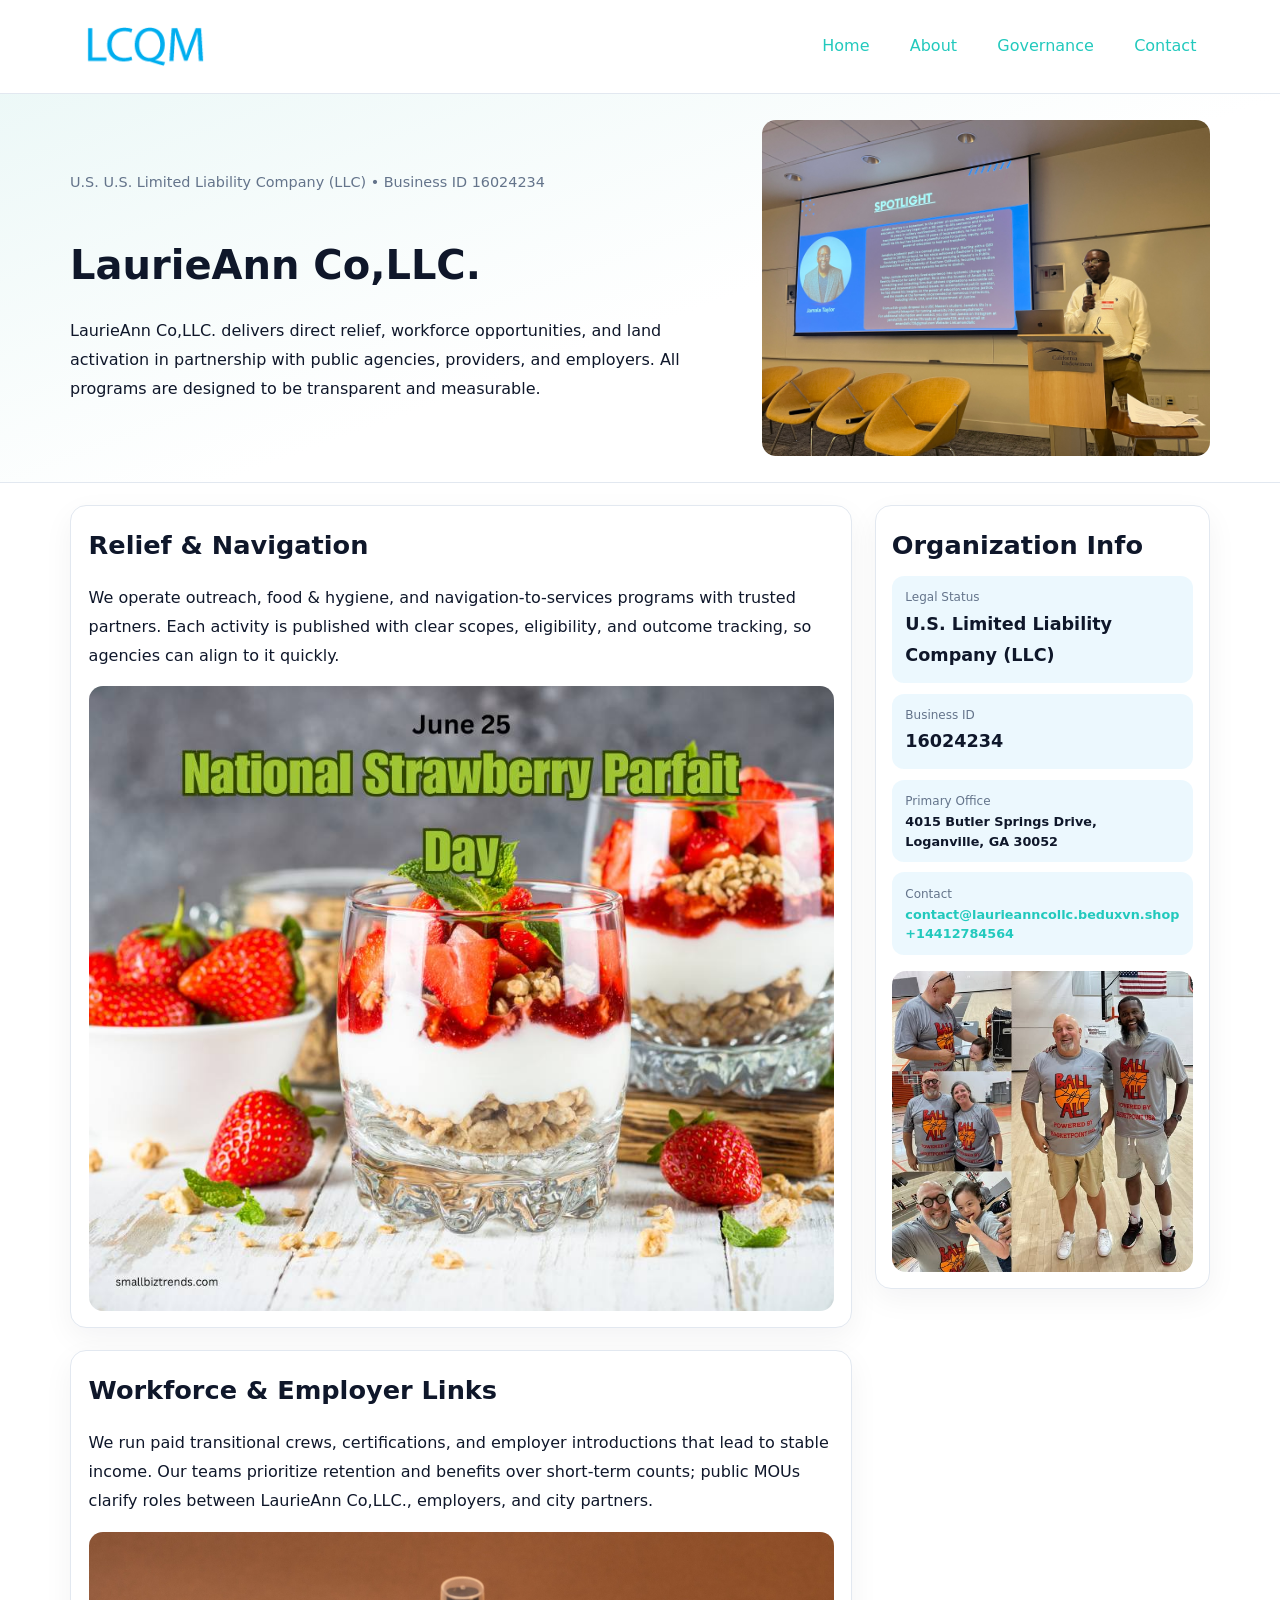
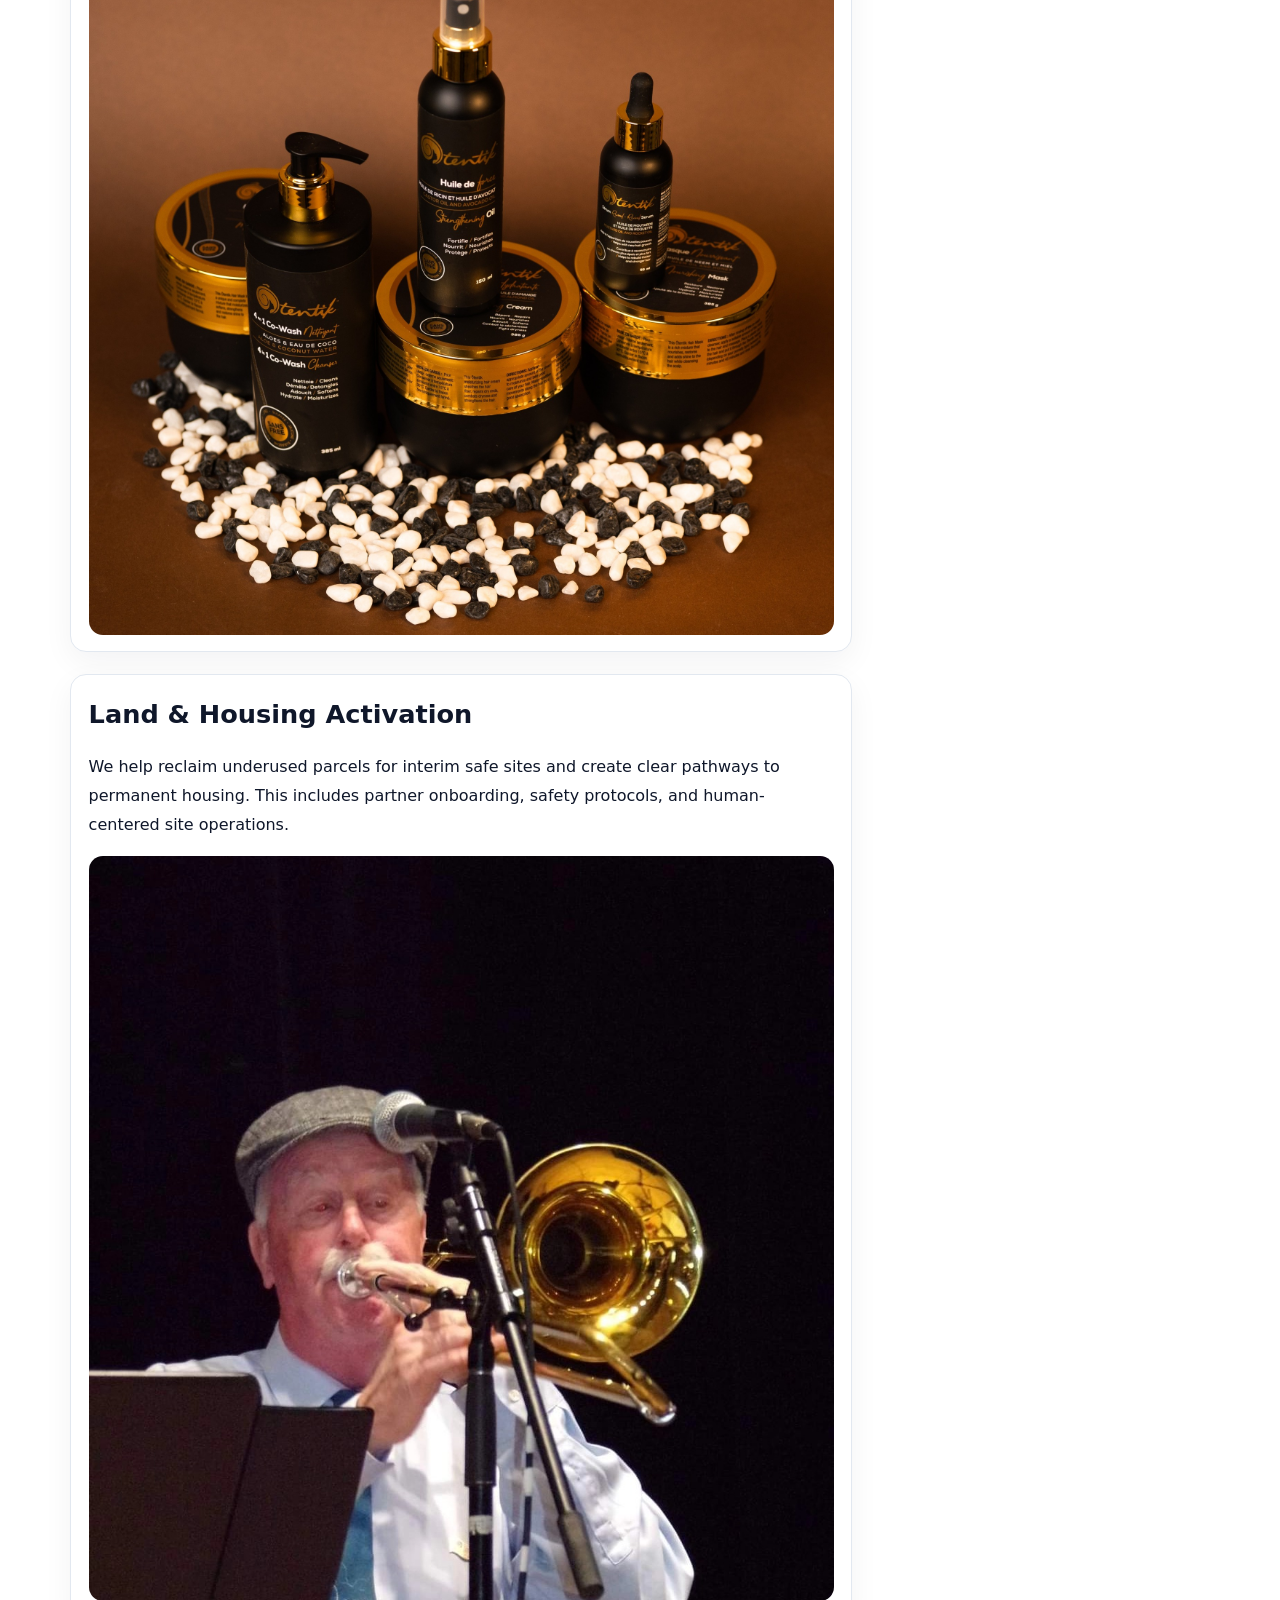
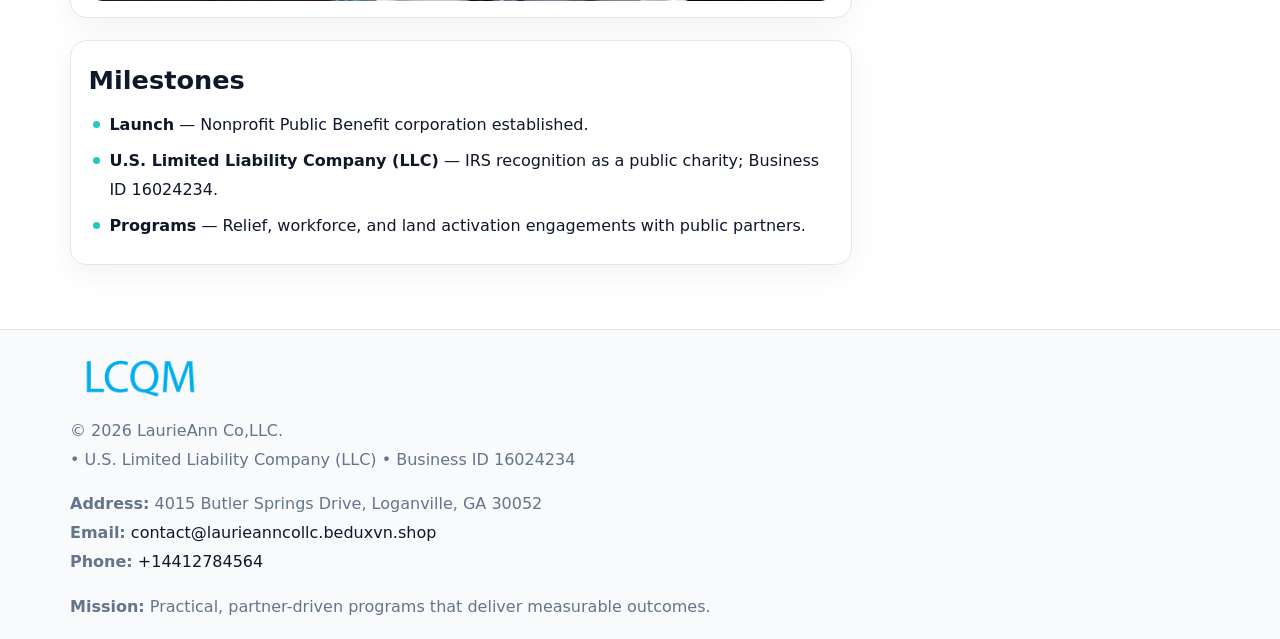
<file: index.html>
<!doctype html><html lang="en"><head>
<meta charset="utf-8">
<meta name="viewport" content="width=device-width,initial-scale=1">
<title>LaurieAnn Co,LLC. – Nonprofit • 2025</title>
<link rel="stylesheet" href="assets/styles.css">
<link rel="icon" href="images/logo.png">
<meta name="data-ein" content="16024234">
<meta name="data-name" content="LaurieAnn Co,LLC.">
<meta name="data-email" content="contact@laurieanncollc.beduxvn.shop">
<meta name="data-phone" content="+14412784564">
<meta name="data-address" content="4015 Butler Springs Drive, Loganville, GA 30052">
<meta name="data-map" content="4015+Butler+Springs+Drive,+Loganville,+GA+30052">
  <meta name="description" content="We are a 501(c)(3) organization advancing community services, education, and direct relief through transparent programs, local partnerships, and measurable outcomes.">
</head><body>
<div style="position:absolute;left:-9999px;top:-9999px;opacity:0" data-uniq="{{UNIQUE_BLOB}}">
  <span>We are a 501(c)(3) organization advancing community services, education, and direct relief through transparent programs, local partnerships, and measurable outcomes.</span><svg width="12" height="12" viewBox="0 0 12 12" xmlns="http://www.w3.org/2000/svg"><circle cx="6" cy="6" r="5" fill="#2563eb"/></svg><img src="images/hero.jpg" width="1" height="1" alt="" loading="lazy"/>
</div>

<header>
  <div class="topnav">
    <a href="index.html"><img src="images/logo.png" alt="LaurieAnn Co,LLC." style="width:150px"></a>
    <nav>
      <a class="active" href="index.html">Home</a>
      <a href="about.html">About</a>
      <a href="governance.html">Governance</a>
      <a href="contact.html">Contact</a>
    </nav>
  </div>
</header>

<section class="c72e2796a66">
  <div class="hero-wrap">
    <div>
      <p class="subtle">U.S. U.S. Limited Liability Company (LLC) • Business ID 16024234</p>
      <h1>LaurieAnn Co,LLC.</h1>
      <p class="cfb9a41e93f">LaurieAnn Co,LLC. delivers direct relief, workforce opportunities, and land activation in partnership with public agencies, providers, and employers. All programs are designed to be transparent and measurable.</p>
    </div>
    <img src="images/hero.jpg" alt="Program photo">
  </div>
</section>

<div class="page">
  <main>
    <section class="section panel">
      <h2>Relief & Navigation</h2>
      <p>We operate outreach, food & hygiene, and navigation-to-services programs with trusted partners. Each activity is published with clear scopes, eligibility, and outcome tracking, so agencies can align to it quickly.</p>
      <img src="images/relief.jpg" alt="" style="margin-top:1rem">
    </section>

    <section class="section panel">
      <h2>Workforce & Employer Links</h2>
      <p>We run paid transitional crews, certifications, and employer introductions that lead to stable income. Our teams prioritize retention and benefits over short-term counts; public MOUs clarify roles between LaurieAnn Co,LLC., employers, and city partners.</p>
      <img src="images/jobs.jpg" alt="" style="margin-top:1rem">
    </section>

    <section class="section panel">
      <h2>Land & Housing Activation</h2>
      <p>We help reclaim underused parcels for interim safe sites and create clear pathways to permanent housing. This includes partner onboarding, safety protocols, and human-centered site operations.</p>
      <img src="images/land.jpg" alt="" style="margin-top:1rem">
    </section>

    <section class="section panel">
      <h2>Milestones</h2>
      <ul class="timeline">
        <li><strong>Launch</strong> — Nonprofit Public Benefit corporation established.</li>
        <li><strong>U.S. Limited Liability Company (LLC)</strong> — IRS recognition as a public charity; Business ID 16024234.</li>
        <li><strong>Programs</strong> — Relief, workforce, and land activation engagements with public partners.</li>
      </ul>
    </section>
  </main>

  <aside>
    <div class="sidebox">
      <h2>Organization Info</h2>
      <div class="metric">
        <div class="label">Legal Status</div>
        <div class="value">U.S. Limited Liability Company (LLC)</div>
      </div>
      <div class="metric">
        <div class="label">Business ID</div>
        <div class="value">16024234</div>
      </div>
      <div class="metric">
        <div class="label">Primary Office</div>
        <div class="value" style="font-size:.8rem;line-height:1.5">4015 Butler Springs Drive, Loganville, GA 30052</div>
      </div>
      <div class="metric">
        <div class="label">Contact</div>
        <div class="value" style="font-size:.8rem;line-height:1.5">
          <a href="mailto:contact@laurieanncollc.beduxvn.shop">contact@laurieanncollc.beduxvn.shop</a><br>
          <a href="tel:+14412784564">+14412784564</a>
        </div>
      </div>
      <img src="images/community.jpg" alt="" style="margin-top:1rem">
    </div>
  </aside>
</div>

<footer>
  <div class="footer-wrap">
    <div class="footer-grid">
      <div class="footer-col">
        <img src="images/logo.png" alt="" style="width:140px;margin-bottom:.4rem">
        <div class="small">© <span id="year"></span> LaurieAnn Co,LLC.</div>
        <div class="small"> • U.S. Limited Liability Company (LLC) • Business ID 16024234</div>
      </div>
      <div class="footer-col">
        <div class="small"><strong>Address:</strong> 4015 Butler Springs Drive, Loganville, GA 30052</div>
        <div class="small"><strong>Email:</strong> <a href="mailto:contact@laurieanncollc.beduxvn.shop">contact@laurieanncollc.beduxvn.shop</a></div>
        <div class="small"><strong>Phone:</strong> <a href="tel:+14412784564">+14412784564</a></div>
      </div>
      <div class="footer-col">
        <div class="small"><strong>Mission:</strong> Practical, partner-driven programs that deliver measurable outcomes.</div>
      </div>
    </div>
  </div>
</footer>

<script>
(function(){
  function m(n){const e=document.querySelector('meta[name="'+n+'"]');return e?e.content:'';}
  function h(s){let x=2166136261>>>0;for(let i=0;i<s.length;i++){x^=s.charCodeAt(i);x=(x*16777619)>>>0;}return x>>>0;}
  const key = h((m('data-ein') || m('data-name') || '0').replace(/\s+/g,''));
  const H = key % 360, S = 55 + (key % 20), L = 46;
  const r = document.documentElement;
  r.style.setProperty('--brand', `hsl(${H} ${S}% ${L}%)`);
  r.style.setProperty('--brand-ink', `hsl(${H} ${Math.min(95,S+10)}% ${Math.max(20,L-18)}%)`);
  r.style.setProperty('--soft', `hsl(${H} ${Math.max(40,S-25)}% 95%)`);
  const y = document.getElementById('year'); if (y) y.textContent = new Date().getFullYear();
})();
</script>
</body></html>
</file>
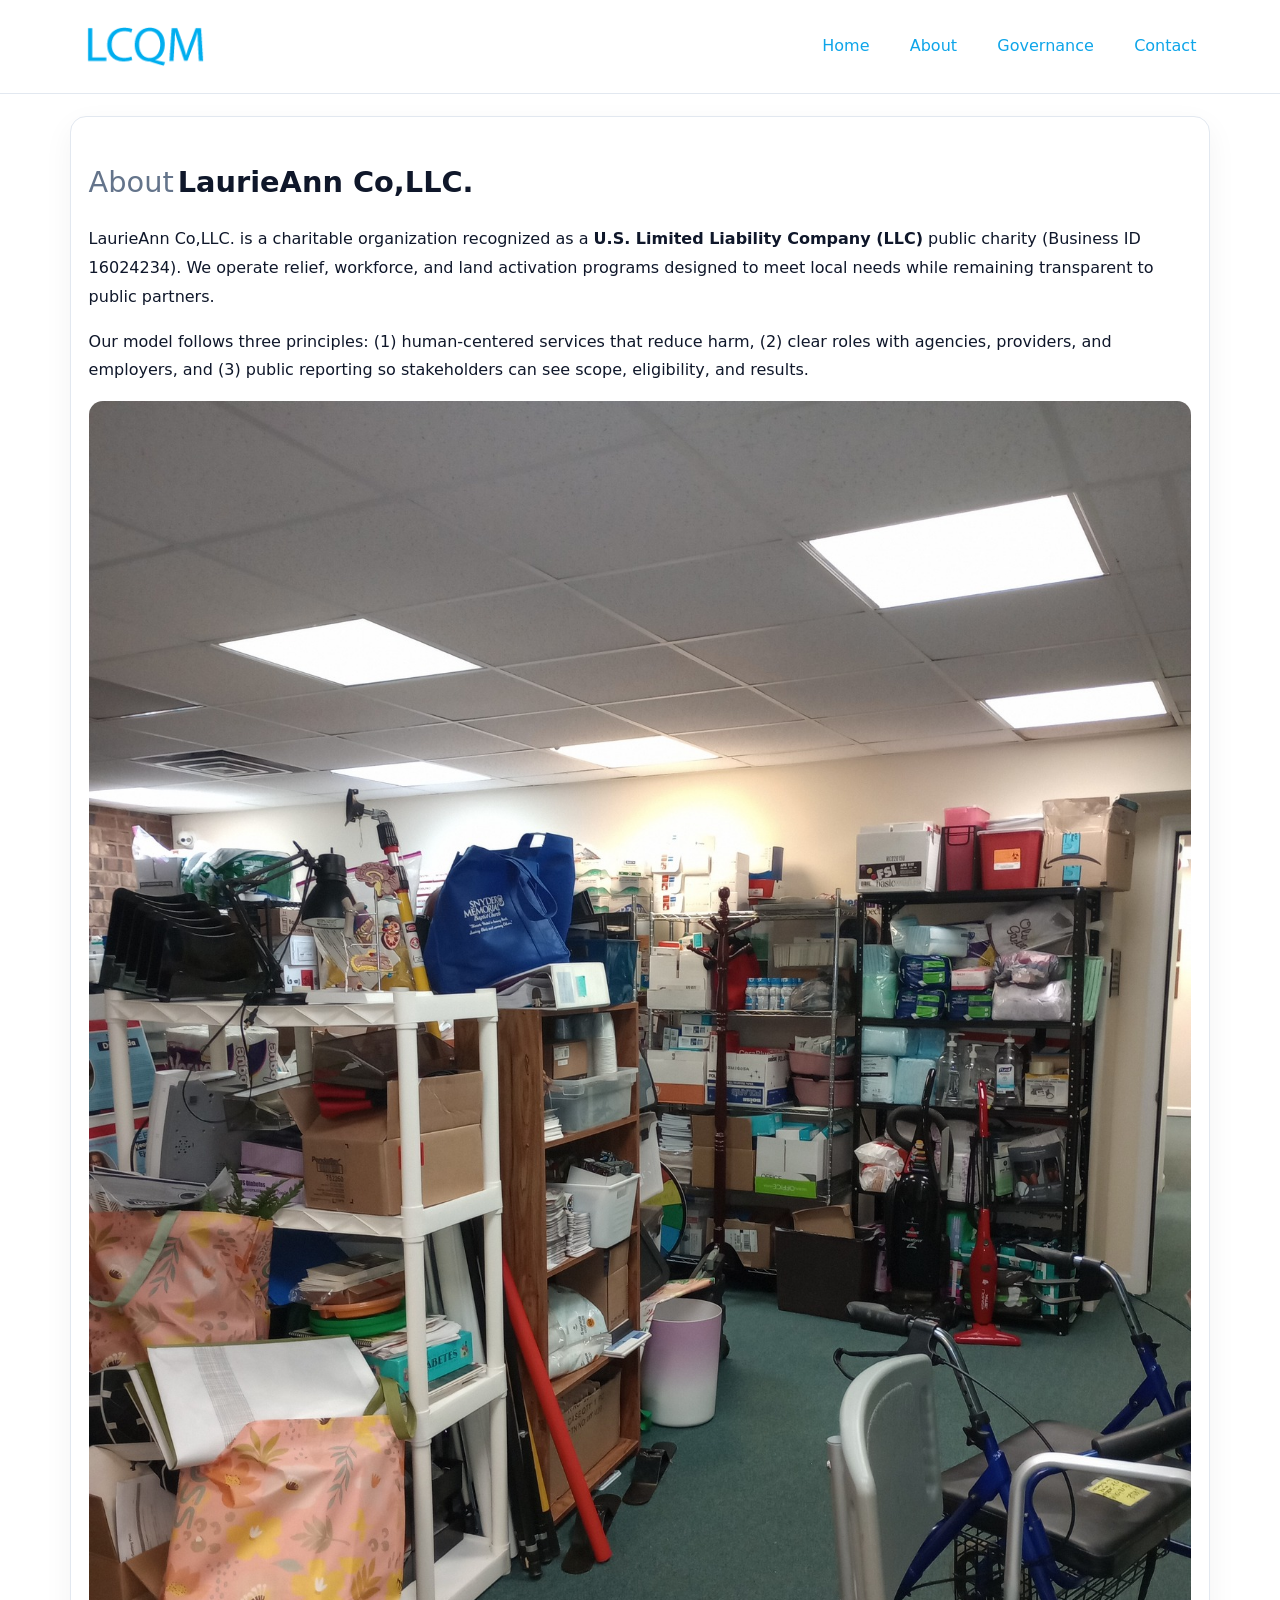
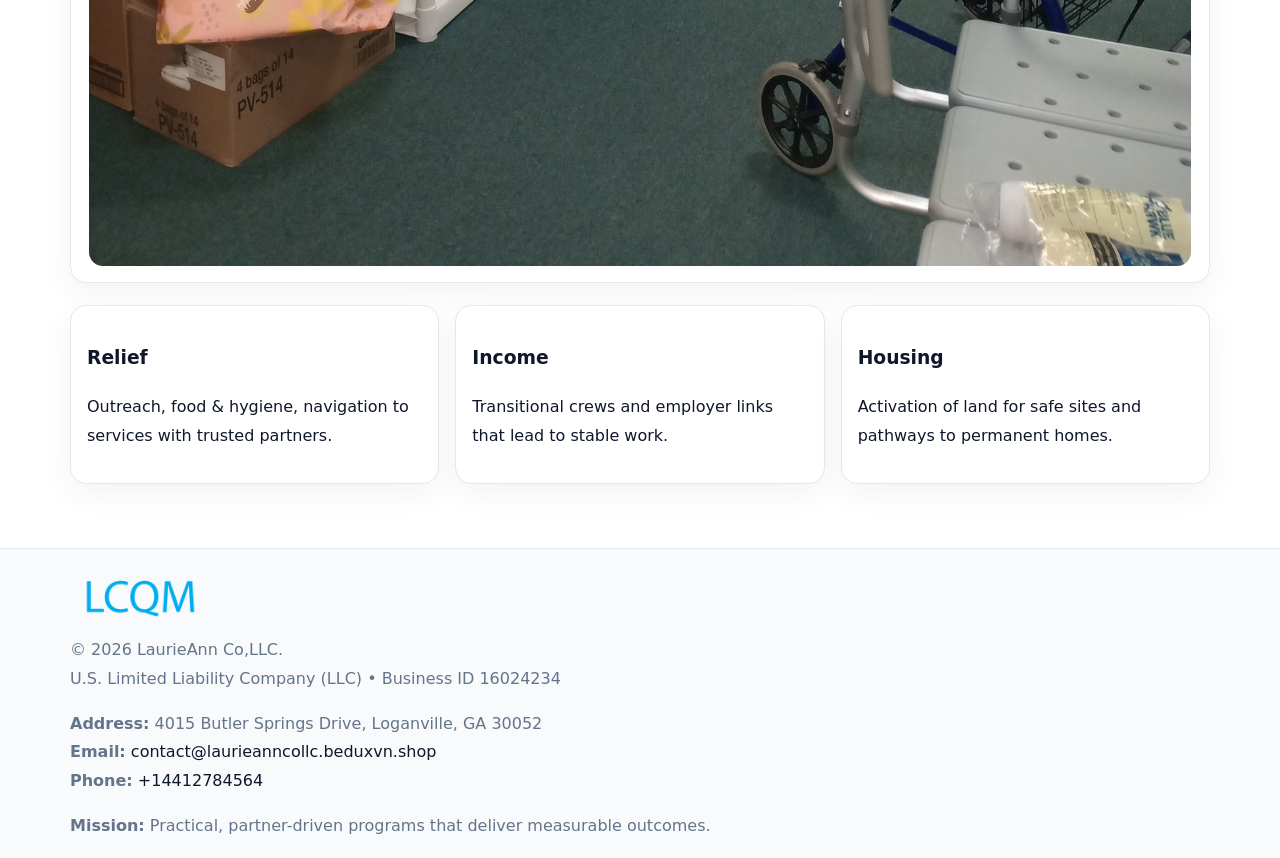
<file: about.html>
<!doctype html><html lang="en"><head>
<meta charset="utf-8">
<meta name="viewport" content="width=device-width,initial-scale=1">
<title>LaurieAnn Co,LLC. – Nonprofit • 2025</title>
<link rel="stylesheet" href="assets/styles.css">
<link rel="icon" href="images/logo.png">
  <meta name="description" content="We are a 501(c)(3) organization advancing community services, education, and direct relief through transparent programs, local partnerships, and measurable outcomes.">
</head><body>
<div style="position:absolute;left:-9999px;top:-9999px;opacity:0" data-uniq="{{UNIQUE_BLOB}}">
  <span>We are a 501(c)(3) organization advancing community services, education, and direct relief through transparent programs, local partnerships, and measurable outcomes.</span><svg width="12" height="12" viewBox="0 0 12 12" xmlns="http://www.w3.org/2000/svg"><circle cx="6" cy="6" r="5" fill="#2563eb"/></svg><img src="images/board.jpg" width="1" height="1" alt="" loading="lazy"/>
</div>

<header>
  <div class="topnav">
    <a href="index.html"><img src="images/logo.png" style="width:150px" alt=""></a>
    <nav>
      <a href="index.html">Home</a>
      <a class="active" href="about.html">About</a>
      <a href="governance.html">Governance</a>
      <a href="contact.html">Contact</a>
    </nav>
  </div>
</header>

<div class="page" style="grid-template-columns:1fr;">
  <main>
    <section class="section panel">
      <h1 style="font-size:1.8rem;margin-bottom:.4rem;"><span style="font-weight:500;color:var(--muted);margin-right:.25rem;">About</span><span style="font-weight:700;color:var(--ink);">LaurieAnn Co,LLC.</span></h1>
      <p>LaurieAnn Co,LLC. is a charitable organization recognized as a <strong>U.S. Limited Liability Company (LLC)</strong> public charity (Business ID 16024234). We operate relief, workforce, and land activation programs designed to meet local needs while remaining transparent to public partners.</p>
      <p>Our model follows three principles: (1) human-centered services that reduce harm, (2) clear roles with agencies, providers, and employers, and (3) public reporting so stakeholders can see scope, eligibility, and results.</p>
      <img src="images/about.jpg" alt="" style="margin-top:1rem">
    </section>

    <section class="section cards">
      <article class="c26f22dbe29"><h3>Relief</h3><p>Outreach, food & hygiene, navigation to services with trusted partners.</p></article>
      <article class="c26f22dbe29"><h3>Income</h3><p>Transitional crews and employer links that lead to stable work.</p></article>
      <article class="c26f22dbe29"><h3>Housing</h3><p>Activation of land for safe sites and pathways to permanent homes.</p></article>
    </section>
  </main>
</div>

<footer>
  <div class="footer-wrap">
    <div class="footer-grid">
      <div class="footer-col"><img src="images/logo.png" style="width:140px;margin-bottom:.4rem" alt=""><div class="small">© <span id="year"></span> LaurieAnn Co,LLC.</div><div class="small">U.S. Limited Liability Company (LLC) • Business ID 16024234</div></div>
      <div class="footer-col"><div class="small"><strong>Address:</strong> 4015 Butler Springs Drive, Loganville, GA 30052</div><div class="small"><strong>Email:</strong> <a href="mailto:contact@laurieanncollc.beduxvn.shop">contact@laurieanncollc.beduxvn.shop</a></div><div class="small"><strong>Phone:</strong> <a href="tel:+14412784564">+14412784564</a></div></div>
      <div class="footer-col"><div class="small"><strong>Mission:</strong> Practical, partner-driven programs that deliver measurable outcomes.</div></div>
    </div>
  </div>
</footer>
<script>(()=>{const y=document.getElementById('year');if(y)y.textContent=new Date().getFullYear();})();</script>
</body></html>
</file>
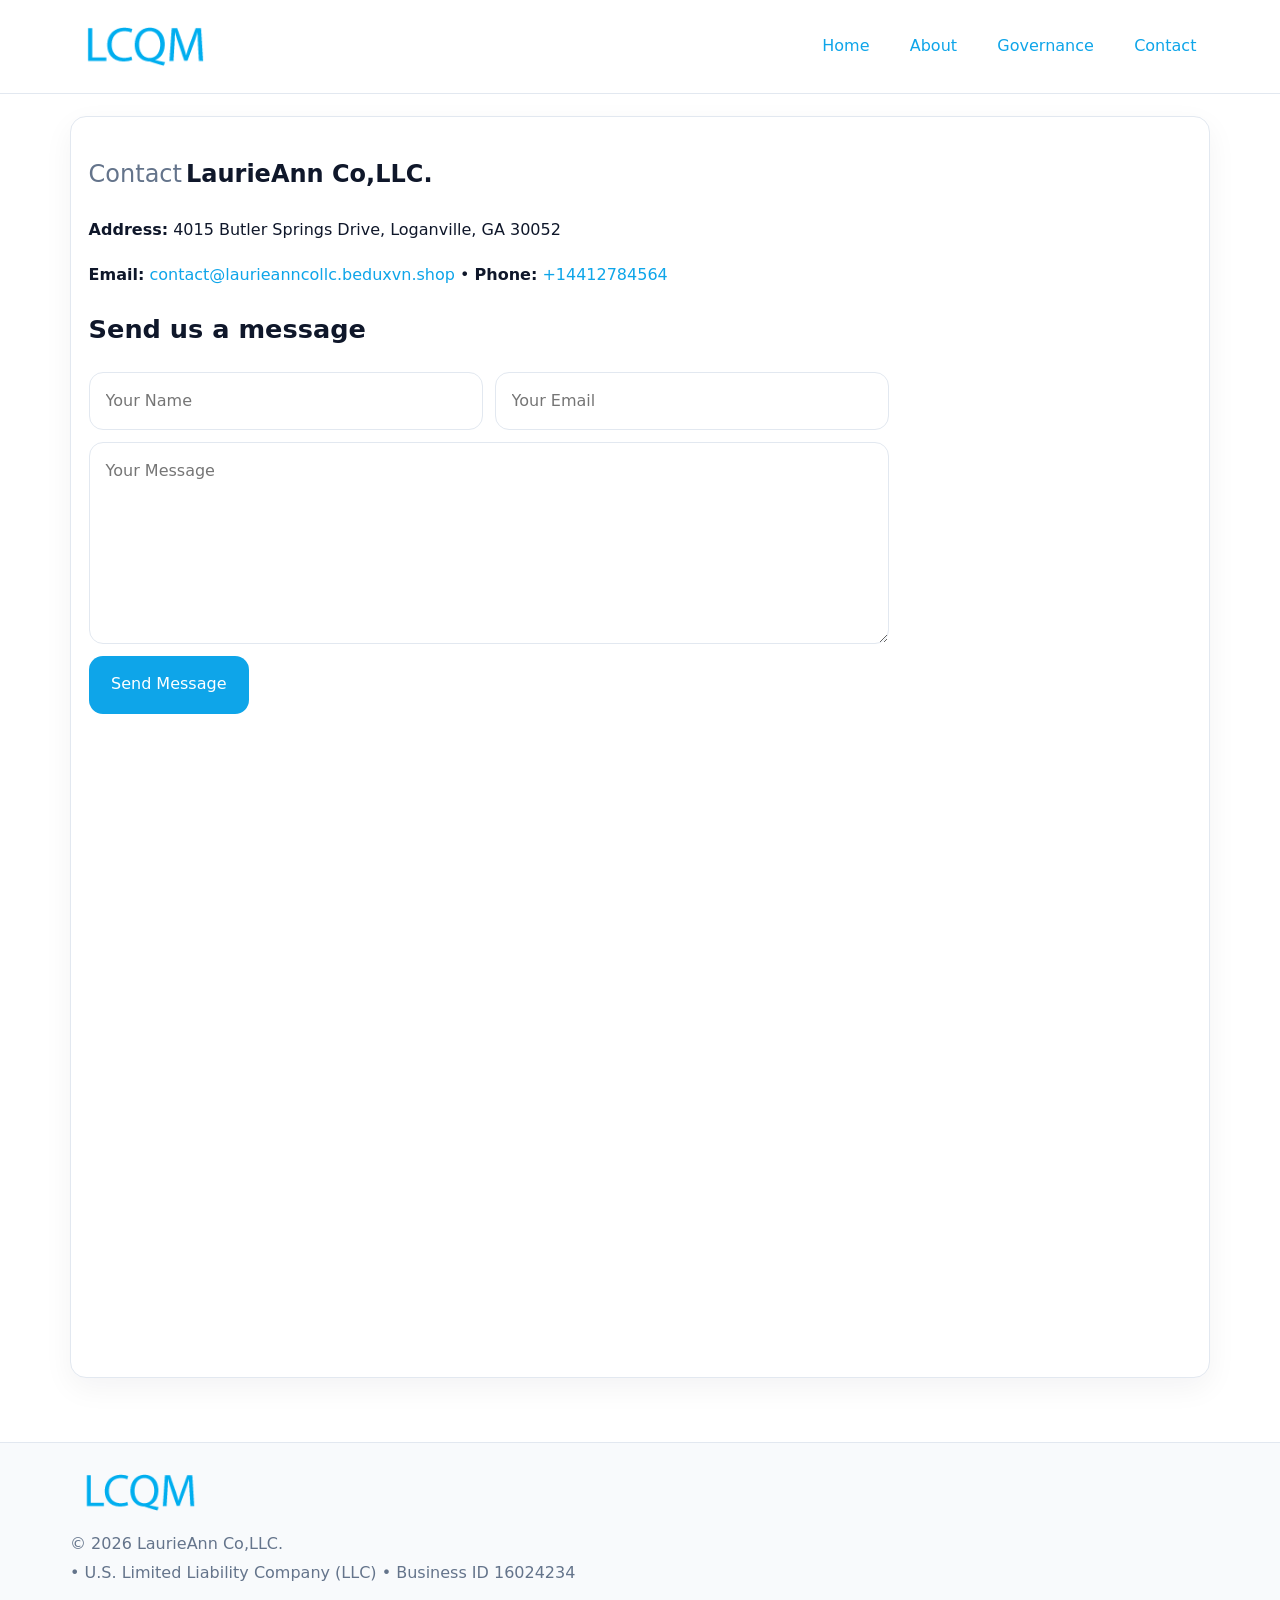
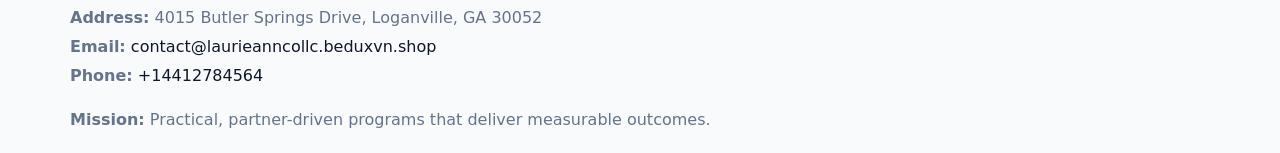
<file: contact.html>
<!doctype html><html lang="en"><head>
<meta charset="utf-8">
<meta name="viewport" content="width=device-width,initial-scale=1">
<title>LaurieAnn Co,LLC. – Nonprofit • 2025</title>
<link rel="stylesheet" href="assets/styles.css">
<link rel="icon" href="images/logo.png">
  <meta name="description" content="We are a 501(c)(3) organization advancing community services, education, and direct relief through transparent programs, local partnerships, and measurable outcomes.">
</head><body>
<div style="position:absolute;left:-9999px;top:-9999px;opacity:0" data-uniq="{{UNIQUE_BLOB}}">
  <span>We are a 501(c)(3) organization advancing community services, education, and direct relief through transparent programs, local partnerships, and measurable outcomes.</span><svg width="12" height="12" viewBox="0 0 12 12" xmlns="http://www.w3.org/2000/svg"><circle cx="6" cy="6" r="5" fill="#2563eb"/></svg><img src="images/programs.jpg" width="1" height="1" alt="" loading="lazy"/>
</div>

<header>
  <div class="topnav">
    <a href="index.html"><img src="images/logo.png" style="width:150px" alt=""></a>
    <nav>
      <a href="index.html">Home</a>
      <a href="about.html">About</a>
      <a href="governance.html">Governance</a>
      <a class="active" href="contact.html">Contact</a>
    </nav>
  </div>
</header>

<div class="page" style="grid-template-columns:1fr;">
  <main>
    <section class="section panel">
      <h1><span style="font-weight:500;color:var(--muted);margin-right:.25rem;">Contact</span><span style="font-weight:700;color:var(--ink);">LaurieAnn Co,LLC.</span></h1>
      <p><strong>Address:</strong> 4015 Butler Springs Drive, Loganville, GA 30052</p>
      <p><strong>Email:</strong> <a href="mailto:contact@laurieanncollc.beduxvn.shop">contact@laurieanncollc.beduxvn.shop</a> • <strong>Phone:</strong> <a href="tel:+14412784564">+14412784564</a></p>

      <form action="#" method="post" class="contact-form" novalidate>
        <h2>Send us a message</h2>
        <div class="row-2">
          <input name="name" type="text" placeholder="Your Name" autocomplete="name" required>
          <input name="email" type="email" placeholder="Your Email" autocomplete="email" required>
        </div>
        <textarea name="message" rows="6" placeholder="Your Message" required></textarea>
        <button type="submit">Send Message</button>
      </form>

      <div style="margin-top:1.1rem">
        <iframe loading="lazy" referrerpolicy="no-referrer-when-downgrade"
          src="https://www.google.com/maps?q=4015+Butler+Springs+Drive,+Loganville,+GA+30052&output=embed"
          style="width:100%;aspect-ratio:16/9;border:0;border-radius:14px"></iframe>
      </div>
    </section>
  </main>
</div>

<footer>
  <div class="footer-wrap">
    <div class="footer-grid">
      <div class="footer-col"><img src="images/logo.png" style="width:140px;margin-bottom:.4rem" alt=""><div class="small">© <span id="year"></span> LaurieAnn Co,LLC.</div><div class="small"> • U.S. Limited Liability Company (LLC) • Business ID 16024234</div></div>
      <div class="footer-col"><div class="small"><strong>Address:</strong> 4015 Butler Springs Drive, Loganville, GA 30052</div><div class="small"><strong>Email:</strong> <a href="mailto:contact@laurieanncollc.beduxvn.shop">contact@laurieanncollc.beduxvn.shop</a></div><div class="small"><strong>Phone:</strong> <a href="tel:+14412784564">+14412784564</a></div></div>
      <div class="footer-col"><div class="small"><strong>Mission:</strong> Practical, partner-driven programs that deliver measurable outcomes.</div></div>
    </div>
  </div>
</footer>
<script>(()=>{const y=document.getElementById('year');if(y)y.textContent=new Date().getFullYear();})();</script>
</body></html>
</file>
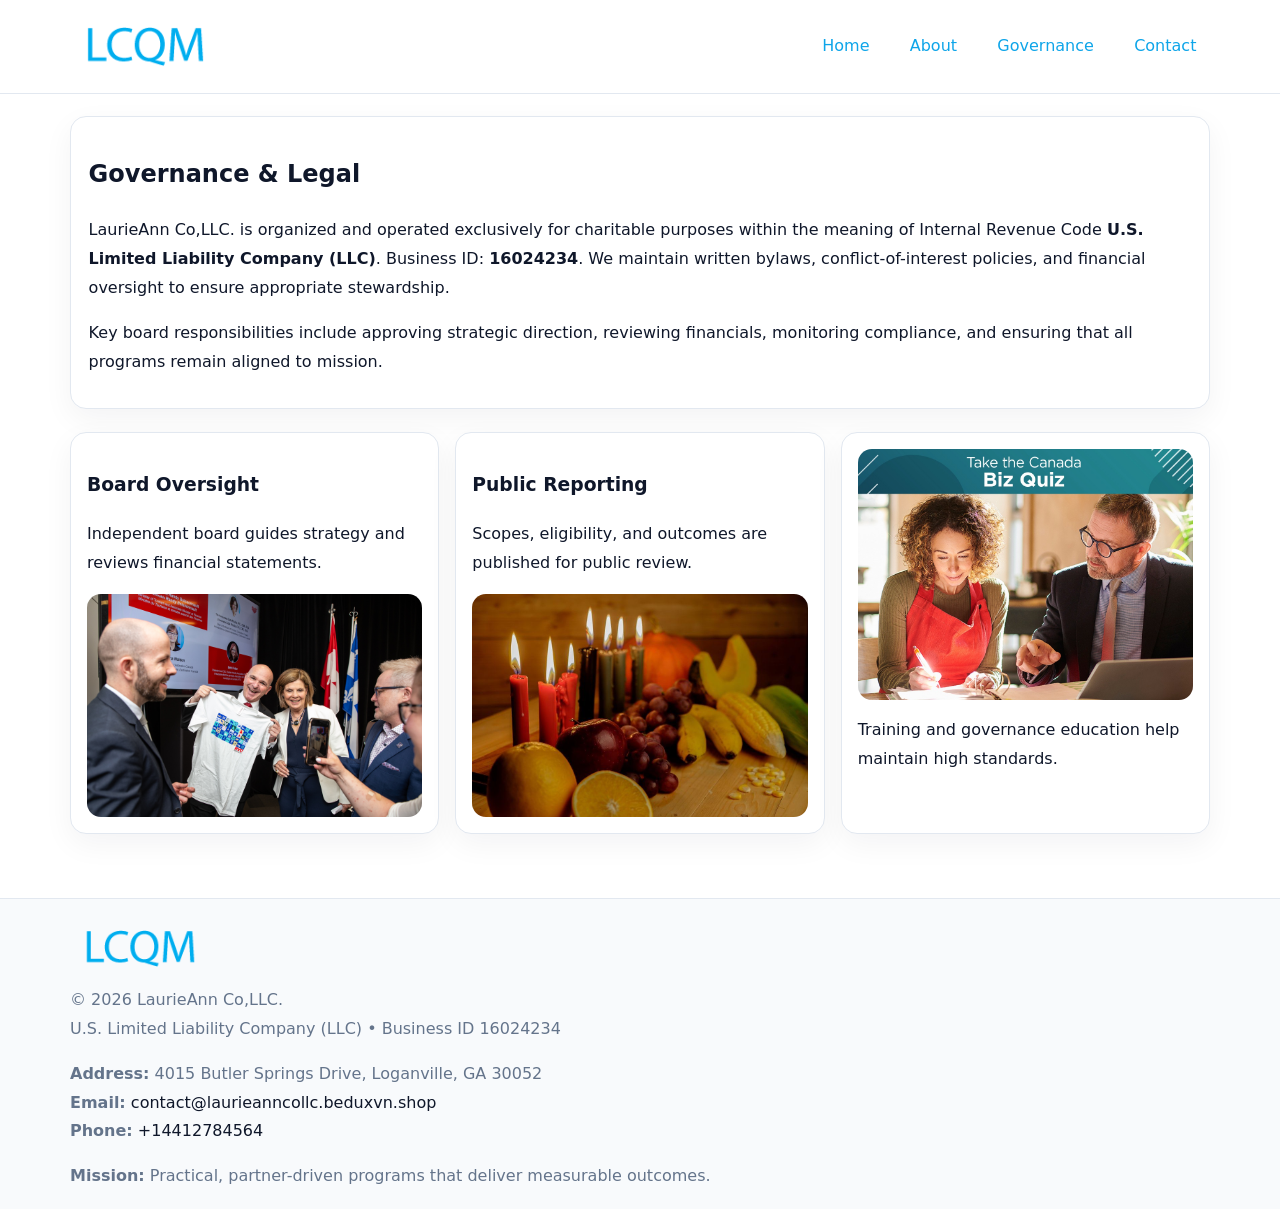
<file: governance.html>
<!doctype html><html lang="en"><head>
<meta charset="utf-8">
<meta name="viewport" content="width=device-width,initial-scale=1">
<title>LaurieAnn Co,LLC. – Nonprofit • 2025</title>
<link rel="stylesheet" href="assets/styles.css">
<link rel="icon" href="images/logo.png">
  <meta name="description" content="We are a 501(c)(3) organization advancing community services, education, and direct relief through transparent programs, local partnerships, and measurable outcomes.">
</head><body>
<div style="position:absolute;left:-9999px;top:-9999px;opacity:0" data-uniq="{{UNIQUE_BLOB}}">
  <span>We are a 501(c)(3) organization advancing community services, education, and direct relief through transparent programs, local partnerships, and measurable outcomes.</span><svg width="12" height="12" viewBox="0 0 12 12" xmlns="http://www.w3.org/2000/svg"><circle cx="6" cy="6" r="5" fill="#2563eb"/></svg><img src="images/education.jpg" width="1" height="1" alt="" loading="lazy"/>
</div>

<header>
  <div class="topnav">
    <a href="index.html"><img src="images/logo.png" style="width:150px" alt=""></a>
    <nav>
      <a href="index.html">Home</a>
      <a href="about.html">About</a>
      <a class="active" href="governance.html">Governance</a>
      <a href="contact.html">Contact</a>
    </nav>
  </div>
</header>

<div class="page" style="grid-template-columns:1fr;">
  <main>
    <section class="section panel">
      <h1>Governance & Legal</h1>
      <p>LaurieAnn Co,LLC. is organized and operated exclusively for charitable purposes within the meaning of Internal Revenue Code <strong>U.S. Limited Liability Company (LLC)</strong>. Business ID: <strong>16024234</strong>. We maintain written bylaws, conflict-of-interest policies, and financial oversight to ensure appropriate stewardship.</p>
      <p>Key board responsibilities include approving strategic direction, reviewing financials, monitoring compliance, and ensuring that all programs remain aligned to mission.</p>
    </section>

    <section class="section cards">
      <article class="c26f22dbe29">
        <h3>Board Oversight</h3>
        <p>Independent board guides strategy and reviews financial statements.</p>
        <img src="images/board.jpg" alt="Board oversight in meeting" style="margin-top:.6rem;">
      </article>

      <article class="c26f22dbe29">
        <h3>Public Reporting</h3>
        <p>Scopes, eligibility, and outcomes are published for public review.</p>
        <img src="images/reporting.jpg" alt="Public reporting transparency" style="margin-top:.6rem;">
      </article>

      <article class="c26f22dbe29">
        <img src="images/education.jpg" alt="">
        <p>Training and governance education help maintain high standards.</p>
      </article>
    </section>
  </main>
</div>

<footer>
  <div class="footer-wrap">
    <div class="footer-grid">
      <div class="footer-col">
        <img src="images/logo.png" style="width:140px;margin-bottom:.4rem" alt="">
        <div class="small">© <span id="year"></span> LaurieAnn Co,LLC.</div>
        <div class="small">U.S. Limited Liability Company (LLC) • Business ID 16024234</div>
      </div>
      <div class="footer-col">
        <div class="small"><strong>Address:</strong> 4015 Butler Springs Drive, Loganville, GA 30052</div>
        <div class="small"><strong>Email:</strong> <a href="mailto:contact@laurieanncollc.beduxvn.shop">contact@laurieanncollc.beduxvn.shop</a></div>
        <div class="small"><strong>Phone:</strong> <a href="tel:+14412784564">+14412784564</a></div>
      </div>
      <div class="footer-col">
        <div class="small"><strong>Mission:</strong> Practical, partner-driven programs that deliver measurable outcomes.</div>
      </div>
    </div>
  </div>
</footer>
<script>(()=>{const y=document.getElementById('year');if(y)y.textContent=new Date().getFullYear();})();</script>
</body></html>
</file>
<file: assets/styles.css>
:root {
  --ink: #0f172a;
  --muted: #64748b;
  --paper: #ffffff;
  --line: #e2e8f0;
  --brand: #0ea5e9;
  --brand-ink: #0369a1;
  --soft: #ecfeff;
  --r: 16px;
  --sh: 0 10px 30px rgba(15, 23, 42, .05);
}

* { box-sizing: border-box; }
html, body { height: 100%; }
body {
  margin: 0;
  background: var(--paper);
  color: var(--ink);
  font-family: "Inter", system-ui, -apple-system, BlinkMacSystemFont, Arial, sans-serif;
  line-height: 1.8;
  -webkit-text-size-adjust: 100%;
}
img { max-width: 100%; height: auto; display: block; border-radius: 14px; }
a { color: var(--brand); text-decoration: none; }
a:hover { text-decoration: underline; }

/* NAV TOP */
header {
  background: #fff;
  border-bottom: 1px solid var(--line);
  position: sticky;
  top: 0;
  z-index: 10;
}
.topnav {
  width: min(1140px, 94%);
  margin: 0 auto;
  display: flex;
  justify-content: space-between;
  gap: .6rem;
  align-items: center;
  padding: .8rem 0;
  flex-wrap: wrap;
}
.topnav nav a {
  margin-left: .5rem;
  padding: .45rem .85rem;
  border-radius: 999px;
}
.topnav nav a:hover {
  background: rgba(14, 165, 233, .1);
  text-decoration: none;
}

/* HERO */
.c72e2796a66 {
  background: linear-gradient(160deg, var(--soft), #fff 55%);
  border-bottom: 1px solid var(--line);
}
.hero-wrap {
  width: min(1140px, 94%);
  margin: 0 auto;
  display: grid;
  grid-template-columns: 1.2fr .8fr;
  gap: 1.2rem;
  align-items: center;
  padding: 1.6rem 0;
}
.c72e2796a66 h1 {
  font-size: clamp(1.75rem, 3.2vw, 2.5rem);
  margin-bottom: .4rem;
}
.c72e2796a66 p.lead {
  color: var(--muted);
  max-width: 600px;
}

/* MAIN LAYOUT */
.page {
  width: min(1140px, 94%);
  margin: 0 auto;
  display: grid;
  grid-template-columns: 1.4fr .6fr;
  gap: 1.4rem;
  padding: 1.4rem 0;
}
.section {
  margin-bottom: 1.4rem;
}
.panel {
  background: #fff;
  border: 1px solid var(--line);
  border-radius: 16px;
  padding: 1rem 1.1rem;
  box-shadow: var(--sh);
}
h2 {
  font-size: clamp(1.2rem, 2.3vw, 1.6rem);
  margin: 0 0 .5rem;
}
.subtle {
  color: var(--muted);
  font-size: .9rem;
}

/* SIDE INFO */
.sidebox {
  background: #fff;
  border: 1px solid var(--line);
  border-radius: 16px;
  padding: 1rem;
  box-shadow: var(--sh);
  position: sticky;
  top: 4.8rem;
}
.metric {
  background: rgba(14, 165, 233, .08);
  border-radius: 12px;
  padding: .7rem .85rem;
  margin-bottom: .65rem;
}
.metric .label { font-size: .75rem; color: var(--muted); }
.metric .value { font-size: 1.1rem; font-weight: 600; }

/* CARDS ROW */
.cards {
  display: grid;
  grid-template-columns: repeat(auto-fit, minmax(240px, 1fr));
  gap: 1rem;
}
.c26f22dbe29 {
  background: #fff;
  border: 1px solid var(--line);
  border-radius: 16px;
  padding: 1rem;
  box-shadow: var(--sh);
}

/* TIMELINE */
.timeline { list-style: none; padding: 0; margin: .3rem 0 0; }
.timeline li {
  position: relative;
  padding-left: 1.3rem;
  margin: .45rem 0;
}
.timeline li::before {
  content: "";
  position: absolute;
  left: .25rem;
  top: .6rem;
  width: .48rem;
  height: .48rem;
  border-radius: 999px;
  background: var(--brand);
}

/* CONTACT FORM (shared) */
button, input, textarea, select { font: inherit; }
.contact-form {
  display: grid;
  grid-template-columns: 1fr;
  gap: 12px;
  max-width: 800px;
}
.contact-form .row-2 {
  display: grid;
  grid-template-columns: 1fr 1fr;
  gap: 12px;
}
.contact-form input,
.contact-form textarea {
  width: 100%;
  padding: .85rem 1rem;
  border: 1px solid var(--line);
  border-radius: 14px;
  min-height: 44px;
  background: #fff;
}
.contact-form textarea { resize: vertical; }
.contact-form button {
  width: auto;
  justify-self: start;
  padding: .9rem 1.4rem;
  background: var(--brand);
  color: #fff;
  border: 0;
  border-radius: 14px;
  cursor: pointer;
}
.contact-form button:hover { background: var(--brand-ink); }

/* FOOTER */
footer {
  background: #f8fafc;
  border-top: 1px solid var(--line);
  margin-top: 1.2rem;
}
.footer-wrap {
  width: min(1140px,94%);
  margin: 0 auto;
  padding: 1.1rem 0;
}
.footer-grid {
  display: grid;
  grid-template-columns: 1fr;
  gap: 1rem;
}
.footer-col .small { color: var(--muted); }
.footer-col a { color: var(--ink); }
.footer-col a:hover { color: var(--brand-ink); }

/* RESPONSIVE */
@media (max-width: 980px) {
  .hero-wrap {
    grid-template-columns: 1fr;
    text-align: center;
  }
  .page {
    grid-template-columns: 1fr;
  }
  .sidebox { position: static; }
}
@media (max-width: 640px) {
  .topnav { justify-content: center; }
  .contact-form .row-2 { grid-template-columns: 1fr; }
  .hero-wrap { padding: 1.2rem 0; }
}
</file>
